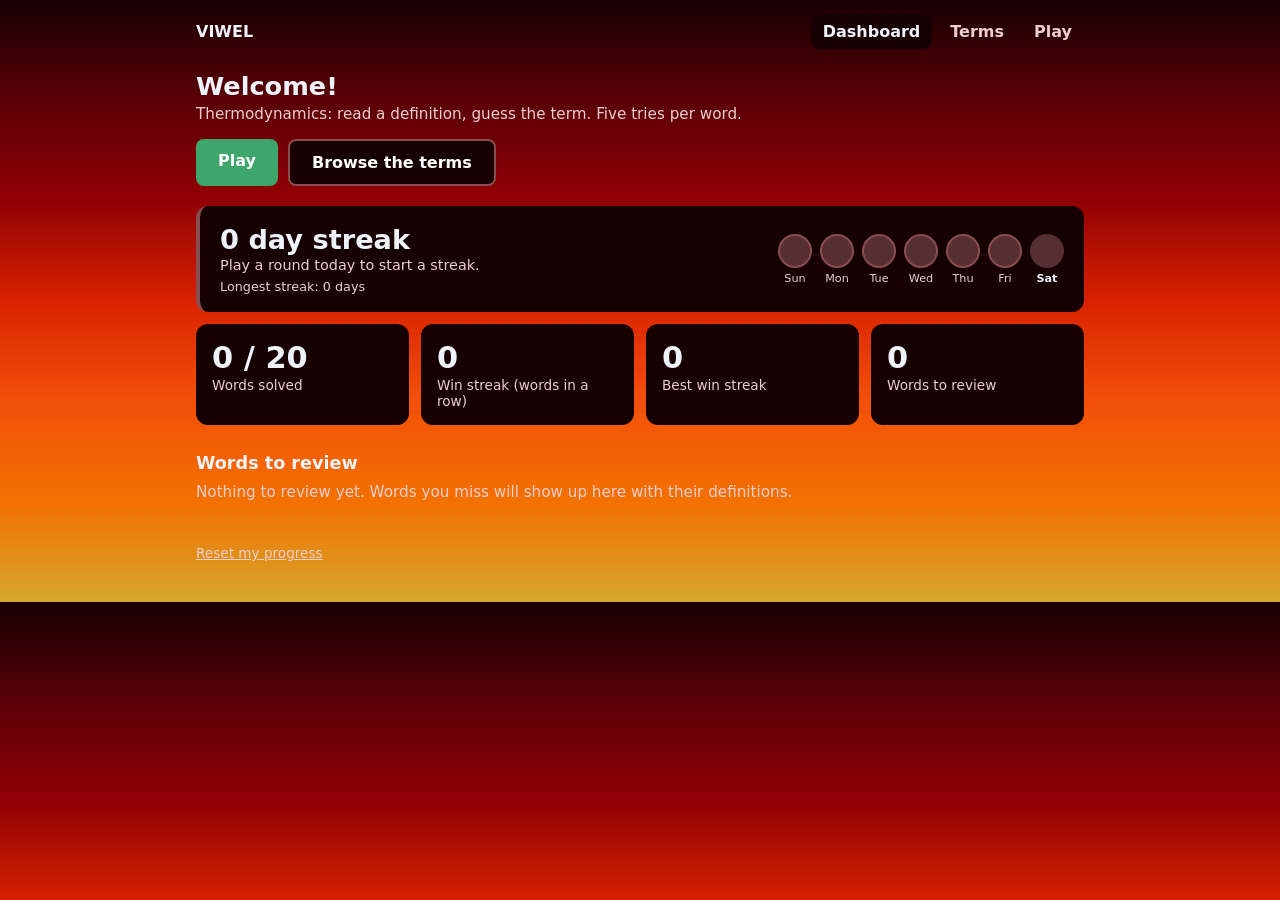
<file: index.html>
<!doctype html>
<html lang="en">
  <head>
    <meta charset="UTF-8" />
    <meta name="viewport" content="width=device-width, initial-scale=1" />
    <title>Dashboard - VIWEL</title>
    <link rel="stylesheet" href="css/style.css" />
  </head>

  <body>
    <header class="nav">
      <a class="brand" href="index.html">VIWEL</a>
      <nav class="nav-links">
        <a href="index.html" aria-current="page">Dashboard</a>
        <a href="terms.html">Terms</a>
        <a href="game.html">Play</a>
      </nav>
    </header>

    <div class="page">
      <h1>Welcome!</h1>
      <p class="sub" id="intro"></p>

      <div class="actions">
        <a class="btn" href="game.html">Play</a>
        <a class="btn secondary" href="terms.html">Browse the terms</a>
      </div>

      <div class="streak-card" id="streak-card"></div>
      <div class="stats" id="stats"></div>

      <h2 class="section-title">Words to review</h2>
      <p class="sub" id="review-note"></p>
      <div class="review-list" id="review-list"></div>

      <button class="link-btn" id="reset">Reset my progress</button>
    </div>
    <script src="data/words.js"></script>
    <script src="js/common.js"></script>
    <script src="js/dashboard.js"></script>
  </body>
</html>
</file>
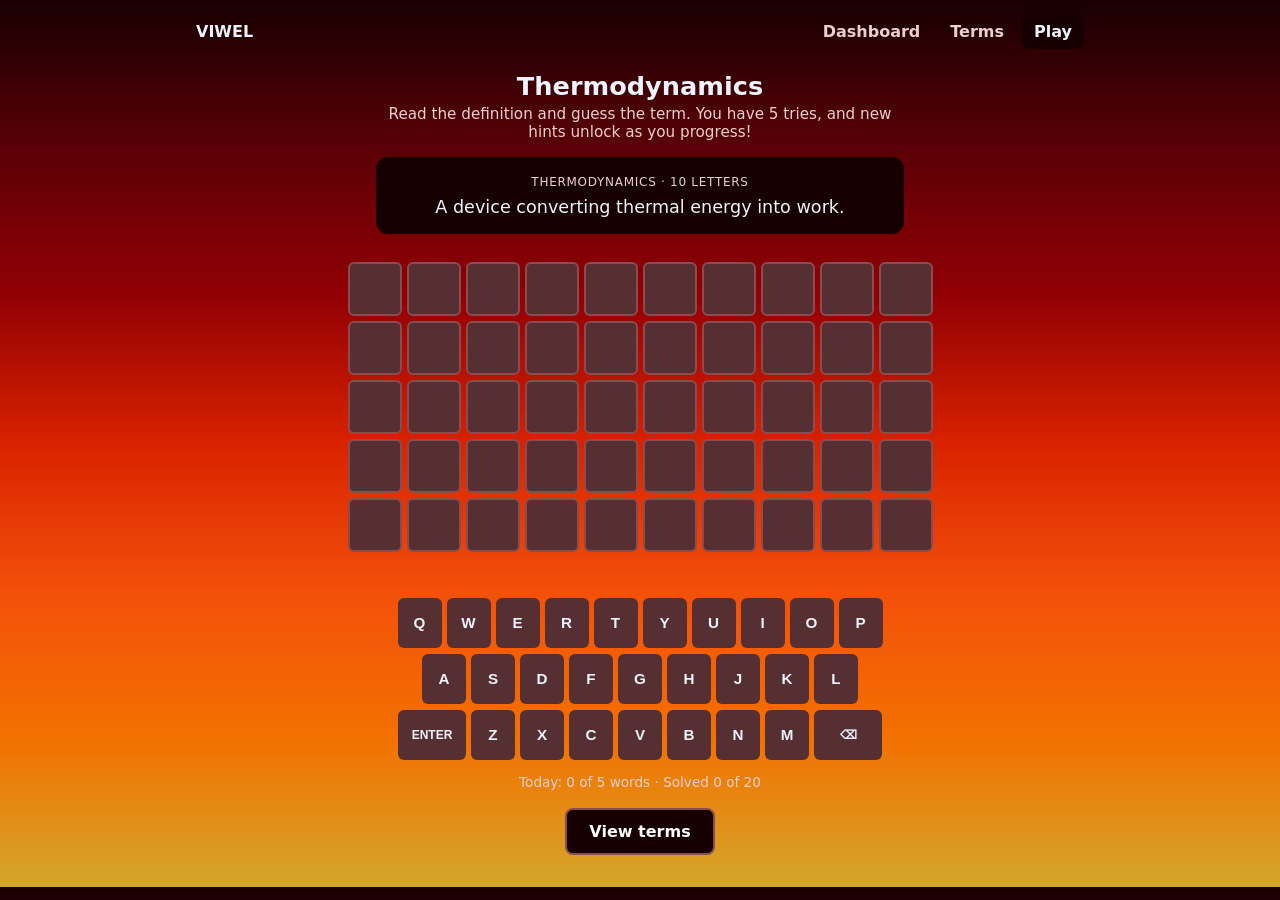
<file: game.html>
<!doctype html>
<html lang="en">
  <head>
    <meta charset="UTF-8" />
    <meta name="viewport" content="width=device-width, initial-scale=1" />
    <title>VIWEL</title>
    <link rel="stylesheet" href="css/style.css" />
  </head>

  <body>
    <header class="nav">
      <a class="brand" href="index.html">VIWEL</a>
      <nav class="nav-links">
        <a href="index.html">Dashboard</a>
        <a href="terms.html">Terms</a>
        <a href="game.html" aria-current="page">Play</a>
      </nav>
    </header>

    <main>
      <h1 id="title">VIWEL</h1>
      <p class="sub">
        Read the definition and guess the term. You have 5 tries, and new hints
        unlock as you progress!
      </p>

      <div class="clue">
        <div class="badge" id="topic"></div>
        <p id="definition"></p>
      </div>

      <div class="hints" id="hints" aria-live="polite" hidden></div>

      <div id="board"></div>
      <div id="message" role="status"></div>
      <div id="keyboard"></div>
      <p id="progress"></p>
      <button class="btn" id="next" hidden>Next word (Enter)</button>
      <a class="btn secondary" href="terms.html">View terms</a>
    </main>
    <script src="data/words.js"></script>
    <script src="js/common.js"></script>
    <script src="js/game.js"></script>
  </body>
</html>
</file>
<file: css/style.css>
:root {
  --bg: linear-gradient(to bottom, #170002, #5a0006, #920004, #d92200, #f3500a, #f37100, #d4a72c);
  --background-filter:  blur(10px);
  --webkit-backdrop-filter: blur(10px);
  --panel: #170002;
  --text: #eef2fb;
  --muted: #edcece;
  --tile-empty: #552f32;
  --tile-border: #894c51;
  --correct: #3fa66b;   /*right*/
  --present: #d4a72c;   /*right but wrong spot*/
  --absent:  #664749;   /*not included letter in the boxes*/
  --key: #552f32;
}

* { box-sizing: border-box; }

body {
  margin: 0;
  background: var(--bg);
  color: var(--text);
  font-family: system-ui, -apple-system, "Segoe UI", Roboto, sans-serif;
}

a { color: inherit; }

/*nav layput*/
.nav {
  display: flex;
  align-items: center;
  justify-content: space-between;
  gap: 12px;
  max-width: 920px;
  margin: 0 auto;
  padding: 14px 16px;
}
.brand { font-weight: 800; text-decoration: none; }
.nav-links { display: flex; gap: 6px; }
.nav-links a {
  padding: 8px 12px;
  border-radius: 8px;
  text-decoration: none;
  color: var(--muted);
  font-weight: 600;
}
.nav-links a:hover,
.nav-links a[aria-current="page"] { background: var(--panel); color: var(--text); }

/*game page layout*/
main {
  width: 100%;
  max-width: 560px;
  margin: 0 auto;
  padding: 8px 16px 32px;
  text-align: center;
}

h1 { margin: 0 0 4px; font-size: 1.6rem; }
.sub { margin: 0 0 16px; color: var(--muted); font-size: 0.95rem; }

/*topicanddefbox*/
.clue {
  background: var(--panel);
  border-radius: 12px;
  padding: 14px 16px;
  margin-bottom: 14px;
}
.badge {
  display: inline-block;
  font-size: 0.75rem;
  letter-spacing: 0.06em;
  text-transform: uppercase;
  color: var(--muted);
  margin-bottom: 6px;
}
#definition { margin: 0; font-size: 1.1rem; line-height: 1.4; }

/*guessboxes*/
#board {
  --gap: 5px;
  --tile: min(54px, calc((100vw - 32px - (var(--len) - 1) * var(--gap)) / var(--len)));
  display: grid;
  gap: var(--gap);
  justify-content: center;
  margin: 0 auto 12px;
}
.row {
  display: grid;
  grid-template-columns: repeat(var(--len), var(--tile));
  gap: var(--gap);
}
.tile {
  width: var(--tile);
  height: var(--tile);
  display: flex;
  align-items: center;
  justify-content: center;
  font-size: calc(var(--tile) * 0.55);
  font-weight: 700;
  text-transform: uppercase;
  background: var(--tile-empty);
  border: 2px solid var(--tile-border);
  border-radius: 6px;
  transition: background 0.3s, border-color 0.3s;
}
.tile.filled  { border-color: #7f90bd; }
.tile.correct { background: var(--correct); border-color: var(--correct); }
.tile.present { background: var(--present); border-color: var(--present); }
.tile.absent  { background: var(--absent);  border-color: var(--absent); }

#message { min-height: 1.5em; margin-bottom: 10px; font-weight: 600; }
#progress { margin: 14px 0 0; color: var(--muted); font-size: 0.85rem; }

/*screankeyboard*/
#keyboard { display: flex; flex-direction: column; gap: 6px; align-items: center; }
.kb-row { display: flex; gap: 5px; justify-content: center; width: 100%; }
.key {
  flex: 1;
  max-width: 44px;
  height: 50px;
  border: none;
  border-radius: 6px;
  background: var(--key);
  color: var(--text);
  font-size: 0.95rem;
  font-weight: 700;
  cursor: pointer;
  text-transform: uppercase;
}
.key.wide    { max-width: 68px; font-size: 0.75rem; }
.key.correct { background: var(--correct); }
.key.present { background: var(--present); }
.key.absent  { background: var(--absent); opacity: 0.6; }

/*btns*/
.btn {
  display: inline-block;
  margin-top: 18px;
  padding: 12px 22px;
  font-size: 1rem;
  font-weight: 700;
  border: none;
  border-radius: 8px;
  background: var(--correct);
  color: white;
  cursor: pointer;
  text-decoration: none;
}
.btn.secondary { background: var(--panel); border: 2px solid var(--tile-border); }
.btn[hidden] { display: none; }

.page { max-width: 920px; margin: 0 auto; padding: 8px 16px 40px; }
.page h1 { margin-bottom: 4px; }

/*dashboard*/
.actions { display: flex; flex-wrap: wrap; gap: 10px; margin: 4px 0 20px; }
.actions .btn { margin-top: 0; }

.stats {
  display: grid;
  grid-template-columns: repeat(auto-fit, minmax(150px, 1fr));
  gap: 12px;
}
.stat { background: var(--panel); border-radius: 12px; padding: 16px; }
.stat .num { font-size: 1.9rem; font-weight: 800; }
.stat .label { color: var(--muted); font-size: 0.85rem; margin-top: 2px; }

.section-title { margin: 28px 0 10px; font-size: 1.1rem; }

/*small text button*/
.link-btn {
  margin-top: 28px;
  padding: 0;
  border: none;
  background: none;
  color: var(--muted);
  font: inherit;
  font-size: 0.85rem;
  text-decoration: underline;
  cursor: pointer;
}
.link-btn:hover { color: var(--text); }

/*word review*/
.review-list { display: grid; grid-template-columns: repeat(auto-fill, minmax(280px, 1fr)); gap: 10px; }
.review-item {
  background: var(--panel);
  border-left: 4px solid var(--present);
  border-radius: 10px;
  padding: 12px 14px;
}
.review-term { font-weight: 700; font-size: 1.05rem; }
.review-meta { color: var(--muted); font-size: 0.78rem; margin: 2px 0 6px; }
.review-def { font-size: 0.92rem; line-height: 1.4; }

/*daily streak banner*/
.streak-card {
  display: flex;
  flex-wrap: wrap;
  align-items: center;
  justify-content: space-between;
  gap: 18px;
  margin-bottom: 12px;
  padding: 18px 20px;
  background: var(--panel);
  border-radius: 12px;
  border-left: 4px solid var(--tile-border);
}
.streak-card.active { border-left-color: var(--present); }
.streak-number { font-size: 1.7rem; font-weight: 800; }
.streak-note { margin-top: 2px; color: var(--muted); font-size: 0.9rem; }
.streak-best { margin-top: 6px; color: var(--muted); font-size: 0.8rem; }

.week { display: flex; gap: 8px; }
.week-day { display: flex; flex-direction: column; align-items: center; gap: 4px; }
.week-dot {
  width: 34px;
  height: 34px;
  display: flex;
  align-items: center;
  justify-content: center;
  border-radius: 50%;
  background: var(--tile-empty);
  border: 2px solid var(--tile-border);
  font-weight: 800;
  color: white;
}
.week-day.played .week-dot { background: var(--correct); border-color: var(--correct); }
.week-day.today .week-dot { border-color: var(--tile-empty); }
.week-name { color: var(--muted); font-size: 0.7rem; }
.week-day.today .week-name { color: var(--text); font-weight: 700; }

@media (max-width: 520px) {
  .week { width: 100%; justify-content: space-between; }
}

/*hints*/
.hints { display: flex; flex-direction: column; gap: 10px; margin-bottom: 14px; text-align: left; }
.hint-block {
  margin: 0;
  padding: 12px 14px;
  background: var(--panel);
  border-left: 4px solid var(--present);
  border-radius: 10px;
}
.hint-label {
  margin-bottom: 6px;
  color: var(--present);
  font-size: 0.72rem;
  font-weight: 700;
  letter-spacing: 0.06em;
  text-transform: uppercase;
}
.hint-text { margin: 0; line-height: 1.45; }
.photo-row { display: grid; grid-template-columns: repeat(auto-fit, minmax(150px, 1fr)); gap: 10px; }
.photo-hint img {
  display: block;
  width: 100%;
  height: 130px;
  object-fit: cover;
  border-radius: 8px;
}
.photo-missing {
  display: flex;
  align-items: center;
  justify-content: center;
  height: 130px;
  padding: 0 8px;
  text-align: center;
  border: 2px dashed var(--tile-border);
  border-radius: 8px;
  color: var(--muted);
  font-size: 0.9rem;
}
.photo-hint figcaption { margin-top: 8px; color: var(--muted); font-size: 0.85rem; }
.photo-credit { display: block; margin-top: 2px; font-size: 0.72rem; opacity: 0.8; }

/*terms*/
.terms-list { display: grid; grid-template-columns: repeat(auto-fill, minmax(300px, 1fr)); gap: 12px; margin-top: 8px; }
.term-card { background: var(--panel); border-radius: 12px; padding: 14px 16px; }
.term-head { display: flex; align-items: baseline; justify-content: space-between; gap: 10px; }
.term-name { margin: 0; font-size: 1.05rem; }
.term-def { margin: 6px 0 0; color: var(--muted); font-size: 0.92rem; line-height: 1.45; }
.term-badge { flex-shrink: 0; padding: 2px 8px; border-radius: 99px; font-size: 0.72rem; font-weight: 700; }
.term-badge.solved { background: var(--correct); color: white; }
.term-badge.review { background: var(--present); color: #2a2100; }
</file>
